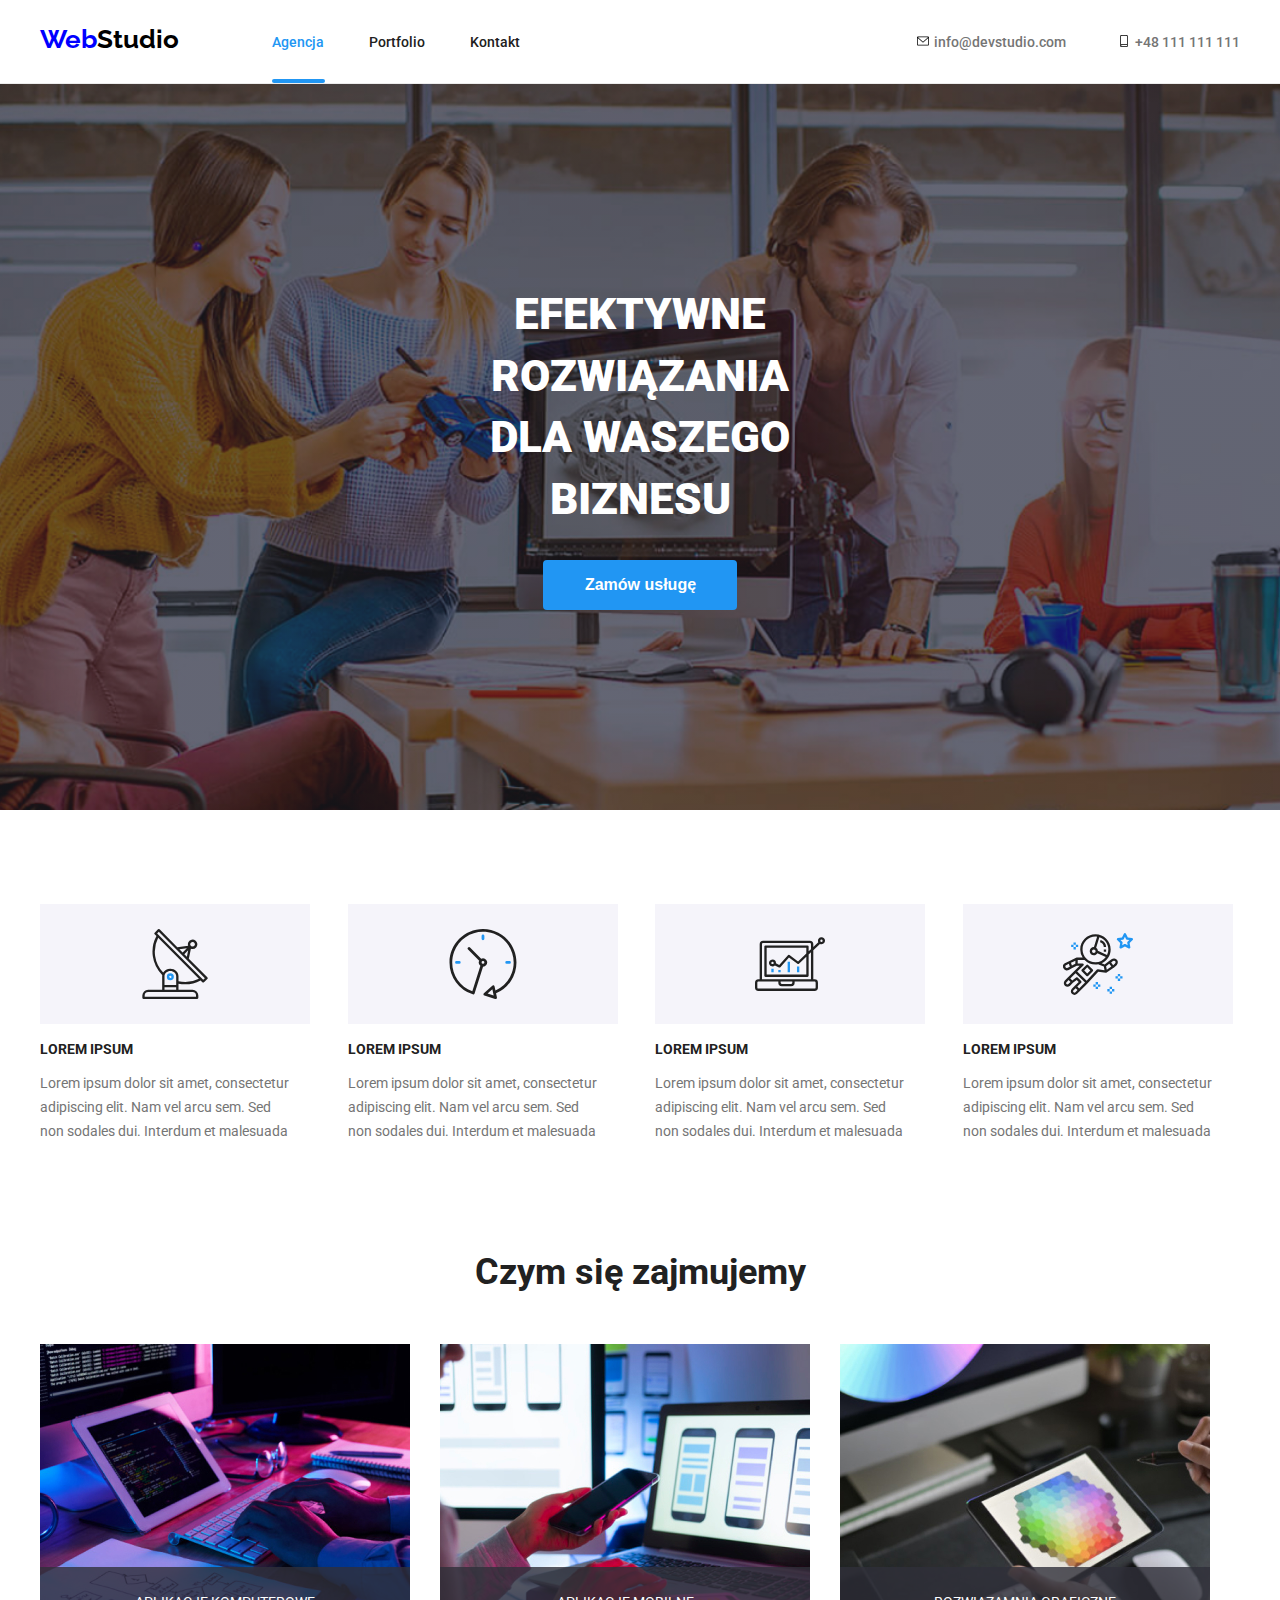
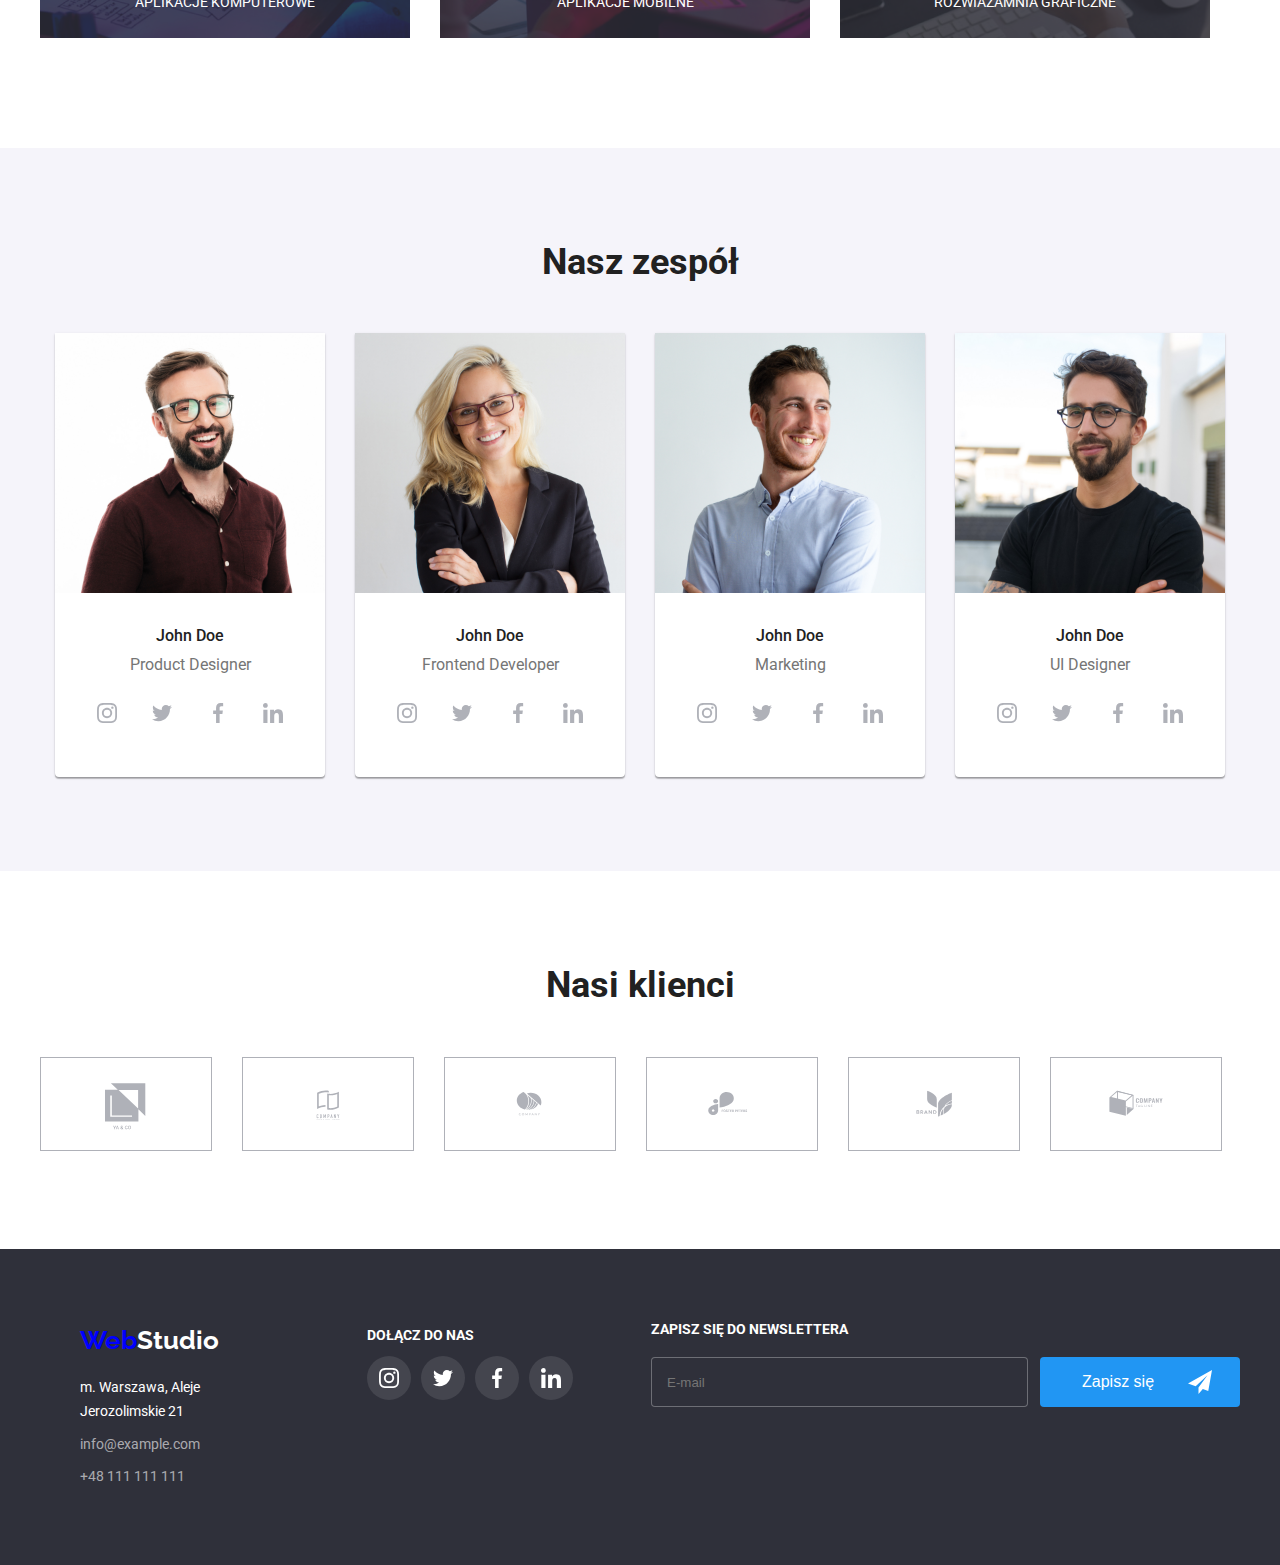
<file: index.html>
<!DOCTYPE html>
<html lang="pl">
  <head>
    <link rel="modern-normalize" href="./css/modern-normalize-min.css" />

    <link rel="stylesheet" href="./css/styles.css" />

    <link
      href="https://fonts.googleapis.com/css2?family=Raleway:wght@700&family=Roboto:wght@400;500;700;900&display=swap"
      rel="stylesheet"
    />

    <meta charset="UTF-8" />
    <meta http-equiv="X-UA-Compatible" content="IE=edge" />
    <meta name="viewport" content="width=device-width, initial-scale=1.0" />
    <title>WebStudio</title>
  </head>

  <body>
    <header>
      <div class="container">
        <header-flex class="header-flex">
          <nav>
            <ul class="logo-and-nav-el">
              <li class="logo">
                <a class="logo-a" href="./index.html"
                  ><span class="web">Web</span
                  ><span class="studio">Studio</span></a
                >
              </li>
              <li class="nav-elements">
                <a class="nav-elements-a agency" href="index.html">Agencja </a>
              </li>
              <li class="nav-elements">
                <a class="nav-elements-a" href="portfolio.html"> Portfolio </a>
              </li>
              <li class="nav-elements">
                <a
                  class="nav-elements-a"
                  href="https://www.figma.com/file/80aXNcfD68SHVCqfRXEnV5/Zadanie-domowe-GOIT-Polska?node-id=0%3A1&t=OlD5d2tFbU03thr9-0"
                  >Kontakt
                </a>
              </li>
            </ul>
          </nav>
          <div>
            <ul class="contacts">
              <li class="contact-data">
                <a class="contact-mail" href="mailto:info@devstudio.com">
                  <svg class="contacts-icon">
                    <use
                      href=" ./images/icons.svg#icon-envelope"
                      class="envelope"
                    ></use>
                  </svg>
                  info@devstudio.com</a
                >
              </li>
              <li class="contact-data">
                <a class="contact-tel" href="tel:+48111111111">
                  <svg class="contacts-icon">
                    <use href=" ./images/icons.svg#icon-smartphone"></use>
                  </svg>
                  +48 111 111 111</a
                >
              </li>
            </ul>
          </div>
        </header-flex>
      </div>
    </header>

    <main>
      <section class="main-page-first-section">
        <div class="container">
          <h1>EFEKTYWNE ROZWIĄZANIA DLA WASZEGO BIZNESU</h1>
          <button data-modal-open type="button" class="button-main-page">
            Zamów usługę
          </button>
          <div class="modal is-hidden" data-modal>
            <div class="modal-window">
              <button class="modal-button" data-modal-close>
                <svg class="svg-modal-button">
                  <use href="./images/icons.svg#icon-Vector-x"></use>
                </svg>
              </button>
              <div>
                <form class="modal-form" name="signupForm">
                  <h2 class="modal-header">
                    Zostaw swoje dane w formularzu poniżej
                  </h2>
                  <div class="labels-and-inputs">
                    <label for="name-input" class="form-label"
                      >Imię<br />
                      <svg class="form-icon" width="18px" height="18px">
                        <use
                          href="./images/icons.svg#icon-person-black-modal"
                        ></use>
                      </svg>
                      <input
                        class="class-input"
                        id="name-input"
                        type="name"
                        name="name"
                      />
                    </label>
                    <label for="phone-input" class="form-label"
                      >Telefon <br />
                      <svg class="form-icon" width="18px" height="18px">
                        <use
                          class="form-icon-phone"
                          href="./images/icons.svg#icon-phone-black-modal-2"
                        ></use>
                      </svg>
                      <input
                        class="class-input"
                        id="name-phone"
                        type="name"
                        name="name"
                      />
                    </label>
                    <label for="email-input" class="form-label"
                      >Email <br />
                      <svg class="form-icon" width="18px" height="18px">
                        <use
                          href="./images/icons.svg#icon-email-black-modal"
                        ></use>
                      </svg>
                      <input
                        class="class-input"
                        id="email-input"
                        type="name"
                        name="name"
                      />
                    </label>

                    <label for="note-textarea" class="form-label"
                      >Komentarz<br />
                      <textarea
                        id="note-textarea"
                        type="note"
                        name="note"
                        placeholder="Wprowadź tekst"
                        class="note-textarea"
                      ></textarea>
                    </label>
                  </div>
                  <div>
                    <label for="checkbox-terms" class="label-checkbox-terms">
                      <input
                        id="checkbox-terms"
                        type="checkbox"
                        name="checkbox-terms"
                        value="true"
                        class="input-checkbox-terms"
                      />
                      <svg class="icon-checked" width="16px" height="15px">
                        <use
                          href="./images/icons.svg#icon-Vector-checked"
                        ></use>
                      </svg>
                      <p class="terms-description">
                        Oświadczam, iż akceptuję <a href=".">Regulamin</a> i
                        <a href=".">Politykę Prywatności</a>
                      </p>
                    </label>
                  </div>
                  <div>
                    <button type="submit" class="modal-form-button">
                      Wyślij
                    </button>
                  </div>
                </form>
              </div>
            </div>
          </div>
        </div>
      </section>

      <section>
        <div class="container">
          <ul class="assets">
            <li class="li-assets">
              <svg class="svg-assets">
                <use href=" ./images/icons.svg#icon-antenna"></use>
              </svg>
              <h3>LOREM IPSUM</h3>

              <p class="assets-description">
                Lorem ipsum dolor sit amet, consectetur adipiscing elit. Nam vel
                arcu sem. Sed <br />
                non sodales dui. Interdum et malesuada
              </p>
            </li>

            <li class="li-assets">
              <svg class="svg-assets">
                <use href=" ./images/icons.svg#icon-clock"></use>
              </svg>
              <h3>LOREM IPSUM</h3>
              <p class="assets-description">
                Lorem ipsum dolor sit amet, consectetur adipiscing elit. Nam vel
                arcu sem. Sed <br />
                non sodales dui. Interdum et malesuada
              </p>
            </li>
            <li class="li-assets">
              <svg class="svg-assets">
                <use href=" ./images/icons.svg#icon-diagram"></use>
              </svg>
              <h3>LOREM IPSUM</h3>
              <p class="assets-description">
                Lorem ipsum dolor sit amet, consectetur adipiscing elit. Nam vel
                arcu sem. Sed <br />
                non sodales dui. Interdum et malesuada
              </p>
            </li>
            <li class="li-assets">
              <svg class="svg-assets">
                <use href=" ./images/icons.svg#icon-astronaut"></use>
              </svg>
              <h3>LOREM IPSUM</h3>
              <p class="assets-description">
                Lorem ipsum dolor sit amet, consectetur adipiscing elit. Nam vel
                arcu sem. Sed <br />
                non sodales dui. Interdum et malesuada
              </p>
            </li>
          </ul>
        </div>
      </section>

      <section class="sales-offer-section">
        <div class="container">
          <h2>Czym się zajmujemy</h2>

          <ul class="sales-offer">
            <li class="sales-offer-element">
              <div class="sales-offer-container">
                <div class="first-sales-offer">
                  <img
                    class="box1"
                    src="./images/box1.jpg"
                    width="370px"
                    height="294px"
                    alt="programowanie na tablecie i komputerze"
                  />
                  <p class="label">APLIKACJE KOMPUTEROWE</p>
                </div>
              </div>
            </li>
            <li class="sales-offer-element">
              <div class="sales-offer-container">
                <div class="third-sales-offer">
                  <img
                    class="box2"
                    src="./images/box2.jpg"
                    width="370px"
                    height="294px"
                    alt="różne struktury aplikacji wyświetlane na ekranie komputera"
                  />
                  <p class="label-box-2">APLIKACJE MOBILNE</p>
                </div>
              </div>
            </li>

            <li class="sales-offer-element">
              <div class="sales-offer-container">
                <div class="third-sales-offer">
                  <img
                    class="box3"
                    src="./images/box3.jpg"
                    width="370px"
                    height="294px"
                    alt="paleta barw wyświetlana na ekranie tableta"
                  />
                  <p class="label">ROZWIAZAMNIA GRAFICZNE</p>
                </div>
              </div>
            </li>
          </ul>
        </div>
      </section>

      <section class="team">
        <div class="container">
          <h2>Nasz zespół</h2>

          <ul class="our-team-list">
            <li class="our-team-list-element">
              <img
                src="./images/teamcard1.jpg"
                width="270"
                height="260"
                alt="pracownik, mężczyzna w okularach"
              />
              <div class="workers-card-bottom">
                <h3 class="workers-names">John Doe</h3>
                <p class="workers-title">Product Designer</p>
                <div class="workers-social-media-icons-group">
                  <div class="circle-and-svg">
                    <div class="workers-social-media-icons-circle">
                      <svg class="workers-social-media-icons">
                        <use href=" ./images/icons.svg#icon-instagram"></use>
                      </svg>
                    </div>
                  </div>
                  <div class="circle-and-svg">
                    <div class="workers-social-media-icons-circle">
                      <svg class="workers-social-media-icons">
                        <use href=" ./images/icons.svg#icon-twitter"></use>
                      </svg>
                    </div>
                  </div>
                  <div class="circle-and-svg">
                    <div class="workers-social-media-icons-circle">
                      <svg class="workers-social-media-icons">
                        <use href=" ./images/icons.svg#icon-facebook"></use>
                      </svg>
                    </div>
                  </div>
                  <div class="circle-and-svg">
                    <div class="workers-social-media-icons-circle">
                      <svg class="workers-social-media-icons">
                        <use href=" ./images/icons.svg#icon-linkedin"></use>
                      </svg>
                    </div>
                  </div>
                </div>
              </div>
            </li>

            <li class="our-team-list-element">
              <img
                src="./images/teamcard2.jpg"
                width="270"
                height="260"
                alt="pracownica, kobieta w okularach"
              />
              <div class="workers-card-bottom">
                <h3 class="workers-names">John Doe</h3>
                <p class="workers-title">Frontend Developer</p>
                <div class="workers-social-media-icons-group">
                  <div class="circle-and-svg">
                    <div class="workers-social-media-icons-circle">
                      <svg class="workers-social-media-icons">
                        <use href=" ./images/icons.svg#icon-instagram"></use>
                      </svg>
                    </div>
                  </div>
                  <div class="circle-and-svg">
                    <div class="workers-social-media-icons-circle">
                      <svg class="workers-social-media-icons">
                        <use href=" ./images/icons.svg#icon-twitter"></use>
                      </svg>
                    </div>
                  </div>
                  <div class="circle-and-svg">
                    <div class="workers-social-media-icons-circle">
                      <svg class="workers-social-media-icons">
                        <use href=" ./images/icons.svg#icon-facebook"></use>
                      </svg>
                    </div>
                  </div>
                  <div class="circle-and-svg">
                    <div class="workers-social-media-icons-circle">
                      <svg class="workers-social-media-icons">
                        <use href=" ./images/icons.svg#icon-linkedin"></use>
                      </svg>
                    </div>
                  </div>
                </div>
              </div>
            </li>
            <li class="our-team-list-element">
              <img
                src="./images/teamcard3.jpg"
                width="270"
                height="260"
                alt="pracownik, mężczyzna w eleganckiej koszuli"
              />
              <div class="workers-card-bottom">
                <h3 class="workers-names">John Doe</h3>
                <p class="workers-title">Marketing</p>
                <div class="workers-social-media-icons-group">
                  <div class="circle-and-svg">
                    <div class="workers-social-media-icons-circle">
                      <svg class="workers-social-media-icons">
                        <use href=" ./images/icons.svg#icon-instagram"></use>
                      </svg>
                    </div>
                  </div>
                  <div class="circle-and-svg">
                    <div class="workers-social-media-icons-circle">
                      <svg class="workers-social-media-icons">
                        <use href=" ./images/icons.svg#icon-twitter"></use>
                      </svg>
                    </div>
                  </div>
                  <div class="circle-and-svg">
                    <div class="workers-social-media-icons-circle">
                      <svg class="workers-social-media-icons">
                        <use href=" ./images/icons.svg#icon-facebook"></use>
                      </svg>
                    </div>
                  </div>
                  <div class="circle-and-svg">
                    <div class="workers-social-media-icons-circle">
                      <svg class="workers-social-media-icons">
                        <use href=" ./images/icons.svg#icon-linkedin"></use>
                      </svg>
                    </div>
                  </div>
                </div>
              </div>
            </li>
            <li class="our-team-list-element">
              <img
                src="./images/teamcard4.jpg"
                width="270"
                height="260"
                alt="pracownik, lekko uśmiechnięty mężczyzna"
              />
              <div class="workers-card-bottom">
                <h3 class="workers-names">John Doe</h3>
                <p class="workers-title">UI Designer</p>
                <div class="workers-social-media-icons-group">
                  <div class="circle-and-svg">
                    <div class="workers-social-media-icons-circle">
                      <svg class="workers-social-media-icons">
                        <use href=" ./images/icons.svg#icon-instagram"></use>
                      </svg>
                    </div>
                  </div>
                  <div class="circle-and-svg">
                    <div class="workers-social-media-icons-circle">
                      <svg class="workers-social-media-icons">
                        <use href=" ./images/icons.svg#icon-twitter"></use>
                      </svg>
                    </div>
                  </div>
                  <div class="circle-and-svg">
                    <div class="workers-social-media-icons-circle">
                      <svg class="workers-social-media-icons">
                        <use href=" ./images/icons.svg#icon-facebook"></use>
                      </svg>
                    </div>
                  </div>
                  <div class="circle-and-svg">
                    <div class="workers-social-media-icons-circle">
                      <svg class="workers-social-media-icons">
                        <use href=" ./images/icons.svg#icon-linkedin"></use>
                      </svg>
                    </div>
                  </div>
                </div>
              </div>
            </li>
          </ul>
        </div>
      </section>
      <section class="our-clients">
        <div class="container">
          <h2>Nasi klienci</h2>
          <ul class="ul-our-clients">
            <li class="li-icon-our-clients-1">
              <svg class="svg-icon-our-clients-1">
                <use href=" ./images/icons.svg#icon-Logo-1-client"></use>
              </svg>
            </li>
            <li class="li-icon-our-clients-1">
              <svg class="svg-icon-our-clients-1">
                <use href=" ./images/icons.svg#icon-Logo-2-client"></use>
              </svg>
            </li>
            <li class="li-icon-our-clients-2">
              <svg class="svg-icon-our-clients-2">
                <use href=" ./images/icons.svg#icon-Logo-3-client"></use>
              </svg>
            </li>
            <li class="li-icon-our-clients-2">
              <svg class="svg-icon-our-clients-2">
                <use href=" ./images/icons.svg#icon-Logo-4-client"></use>
              </svg>
            </li>
            <li class="li-icon-our-clients-2">
              <svg class="svg-icon-our-clients-2">
                <use href=" ./images/icons.svg#icon-Logo-5-client"></use>
              </svg>
            </li>
            <li class="li-icon-our-clients-2">
              <svg class="svg-icon-our-clients-2">
                <use href=" ./images/icons.svg#icon-Logo-6-client"></use>
              </svg>
            </li>
          </ul>
        </div>
      </section>
    </main>

    <footer>
      <div class="container">
        <div class="address-and-join-us-icons">
          <address>
            <ul class="footer-address">
              <li class="logo-footer">
                <a class="logo-a" href="./index.html">
                  <span class="web">Web</span
                  ><span class="footer-studio">Studio</span>
                </a>
              </li>

              <li class="footer-street-name">
                m. Warszawa, Aleje Jerozolimskie 21
              </li>
              <li class="li-footer-mail">
                <a
                  class="footer-contact-data-email"
                  href="mailto:info@example.com"
                  >info@example.com</a
                >
              </li>
              <li>
                <a class="footer-contact-data-number" href="tel:+48111111111"
                  >+48 111 111 111</a
                >
              </li>
            </ul>
          </address>

          <div class="join-us">
            <h3 class="join-us-title">DOŁĄCZ DO NAS</h3>
            <ul class="ul-footer-join-us">
              <li class="li-footer-join-us">
                <div class="footer-icon-circle">
                  <svg class="footer-icon">
                    <use href=" ./images/icons.svg#icon-instagram"></use>
                  </svg>
                </div>
              </li>
              <li class="li-footer-join-us">
                <div class="footer-icon-circle">
                  <svg class="footer-icon">
                    <use href=" ./images/icons.svg#icon-twitter"></use>
                  </svg>
                </div>
              </li>
              <li class="li-footer-join-us">
                <div class="footer-icon-circle">
                  <svg class="footer-icon">
                    <use href=" ./images/icons.svg#icon-facebook"></use>
                  </svg>
                </div>
              </li>
              <li class="li-footer-join-us">
                <div class="footer-icon-circle">
                  <svg class="footer-icon">
                    <use href=" ./images/icons.svg#icon-linkedin"></use>
                  </svg>
                </div>
              </li>
            </ul>
          </div>

          <div>
            <form class="newsletter-form" name="newsletterForm">
              <h2 class="footer-newsletter-header">
                ZAPISZ SIĘ DO NEWSLETTERA
              </h2>
              <label for="newsletter-email-input" class="newsletter-label">
                <input
                  class="class-newsletter-input"
                  id="newsletter-email-input"
                  placeholder="E-mail"
                  type="email-newsletter"
                  name="email-newsletter"
                />
                <button type="submit" class="newsletter-button">
                  Zapisz się
                  <svg class="newsletter-icon" width="24px" height="24px">
                    <use
                      href=" ./images/icons.svg#icon-icon-send"
                      class="icon-send"
                    ></use>
                  </svg>
                </button>
              </label>
            </form>
          </div>
        </div>
      </div>
    </footer>

    <script src="./js/modal.js"></script>
  </body>
</html>
</file>
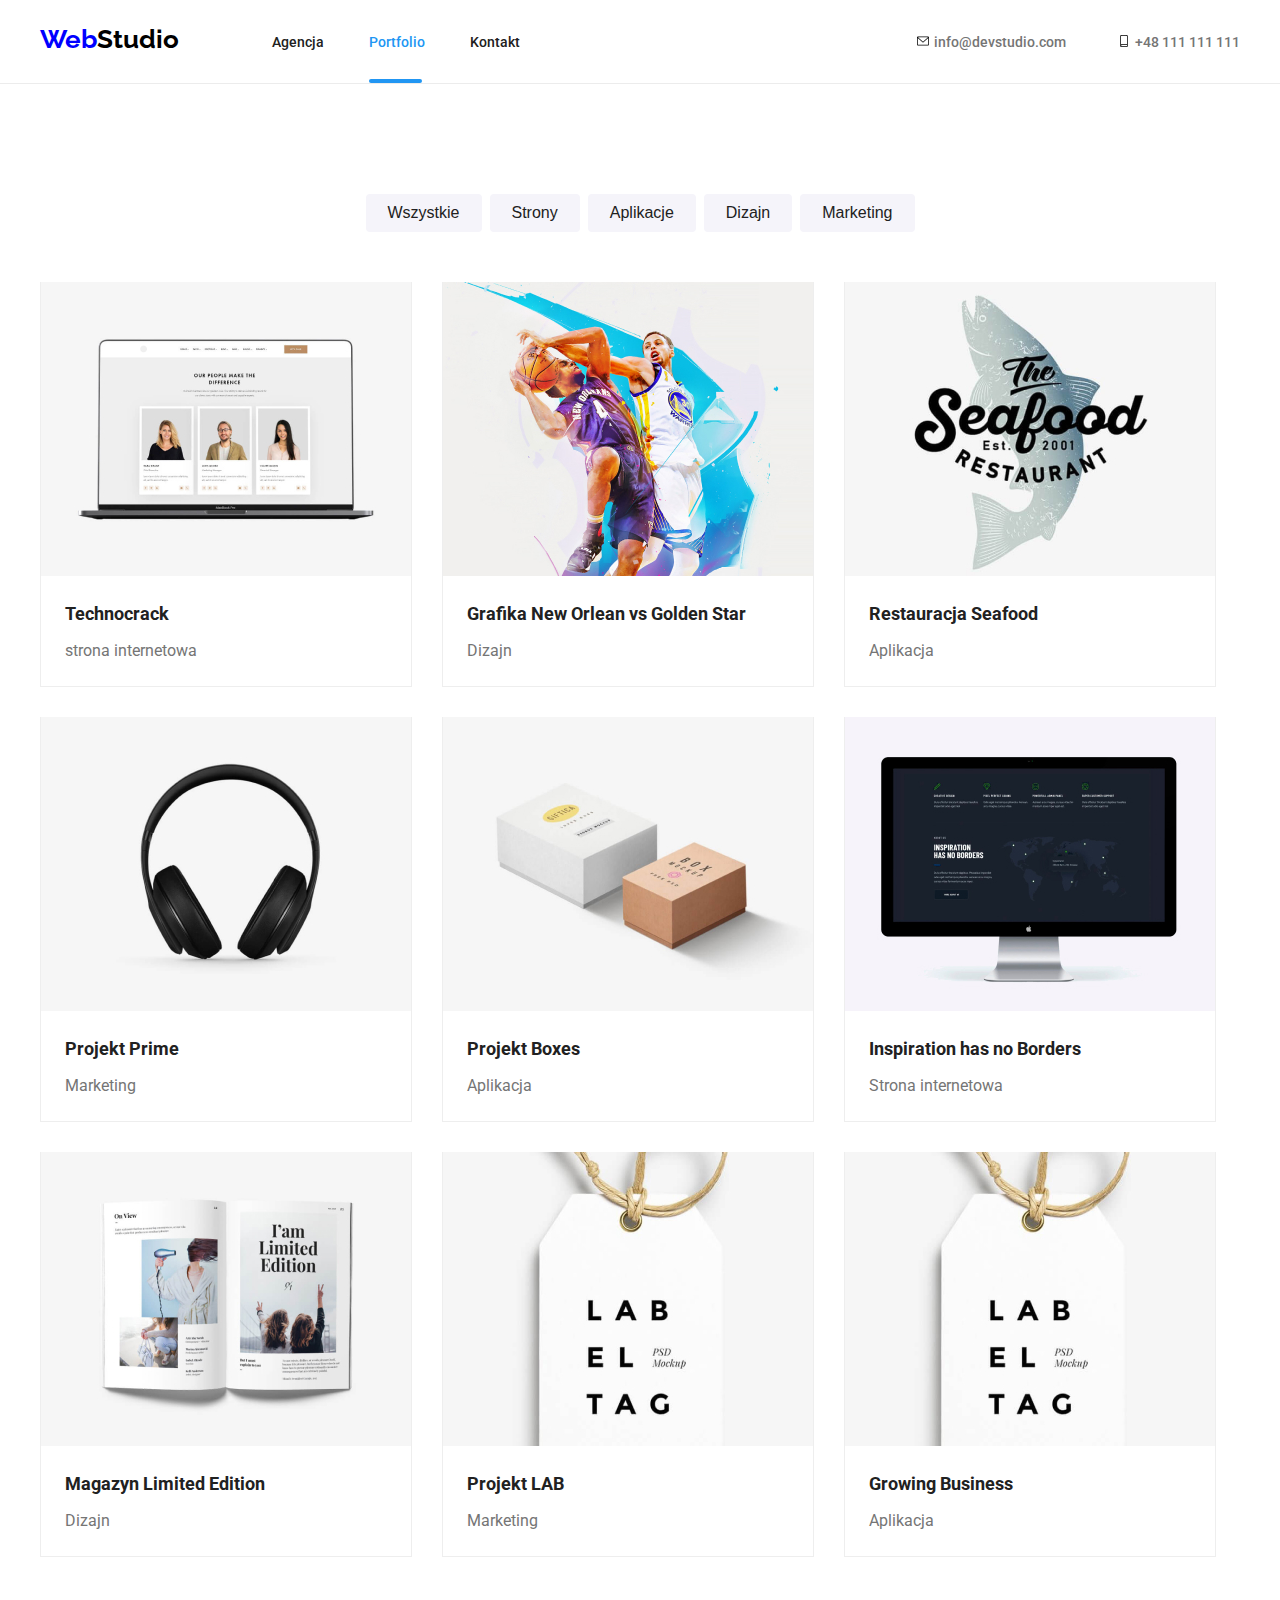
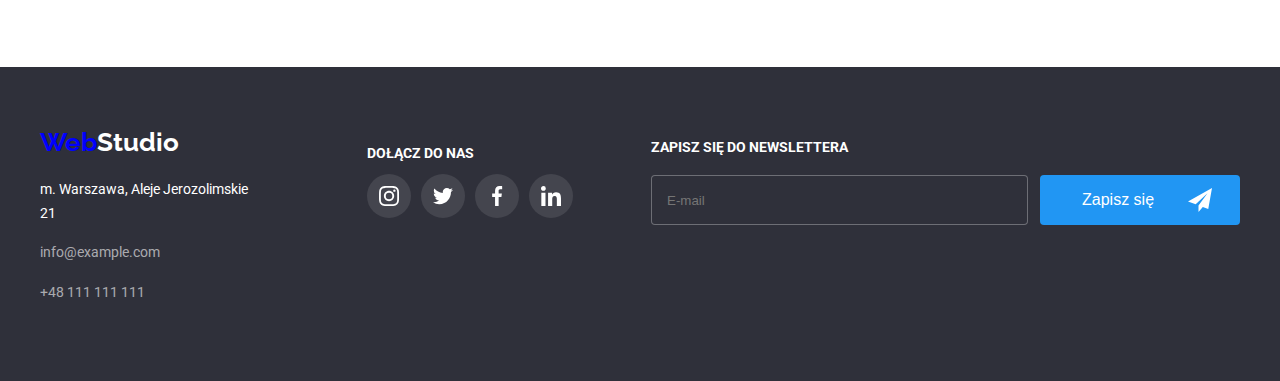
<file: portfolio.html>
<!DOCTYPE html>
<html lang="pl">
  <head>
    <link rel="modern-normalize" href="./css/modern-normalize-min.css" />
    <link rel="stylesheet" href="./css/styles.css" />

    <link
      href="https://fonts.googleapis.com/css2?family=Raleway:wght@700&family=Roboto:wght@400;500;700;900&display=swap"
      rel="stylesheet"
    />
    <meta charset="UTF-8" />
    <meta http-equiv="X-UA-Compatible" content="IE=edge" />
    <meta name="viewport" content="width=device-width, initial-scale=1.0" />
    <title>hw2-portfolio</title>
  </head>

  <body>
    <header>
      <div class="container">
        <header-flex class="header-flex">
          <nav>
            <ul class="logo-and-nav-el">
              <li class="logo">
                <a class="logo-a" href="./index.html"
                  ><span class="web">Web</span
                  ><span class="studio">Studio</span></a
                >
              </li>
              <li class="nav-elements">
                <a class="nav-elements-a" href="./index.html">Agencja </a>
              </li>
              <li class="nav-elements">
                <a class="nav-elements-a portfolio" href="portfolio.html">
                  Portfolio
                </a>
              </li>
              <li class="nav-elements">
                <a
                  class="nav-elements-a"
                  href="https://www.figma.com/file/80aXNcfD68SHVCqfRXEnV5/Zadanie-domowe-GOIT-Polska?node-id=0%3A1&t=OlD5d2tFbU03thr9-0"
                >
                  Kontakt
                </a>
              </li>
            </ul>
          </nav>
          <div>
            <ul class="contacts">
              <li class="contact-data">
                <a class="contact-mail" href="mailto:info@devstudio.com">
                  <svg class="contacts-icon">
                    <use
                      href=" ./images/icons.svg#icon-envelope"
                      class="envelope"
                    ></use>
                  </svg>
                  info@devstudio.com
                </a>
              </li>
              <li class="contact-data">
                <a class="contact-tel" href="tel:+48111111111">
                  <svg class="contacts-icon">
                    <use href=" ./images/icons.svg#icon-smartphone"></use>
                  </svg>
                  +48 111 111 111</a
                >
              </li>
            </ul>
          </div>
        </header-flex>
      </div>
    </header>

    <main>
      <section>
        <div class="container">
          <ul class="menu-buttons">
            <li class="li-button-portfolio">
              <button type="button" class="button-portfolio">Wszystkie</button>
            </li>
            <li class="li-button-portfolio">
              <button type="button" class="button-portfolio">Strony</button>
            </li>
            <li class="li-button-portfolio">
              <button type="button" class="button-portfolio">Aplikacje</button>
            </li>
            <li class="li-button-portfolio">
              <button type="button" class="button-portfolio">Dizajn</button>
            </li>
            <li class="li-button-portfolio">
              <button type="button" class="button-portfolio">Marketing</button>
            </li>
          </ul>

          <ul class="menu-cards">
            <li class="li-menu-cards">
              <div class="div-menu-card">
                <div class="div-menu-card-top">
                  <div class="overlay">
                    <p class="overlay-description">
                      Technocrack jest popularną platformą wykorzystywaną do
                      rozpowszechniania koronawirusa. Firmy wykorzystują tę
                      platformę do celów szpiegowskich i ataków na
                      niezabezpieczone serwery konkurencji
                    </p>
                  </div>
                  <img
                    src="./images/img4.jpg"
                    width="370"
                    height="294"
                    alt="strona internetowa przedstawiająca profile pracowników"
                  />
                </div>
                <div class="cards-bottom">
                  <p class="img-title">Technocrack</p>
                  <p class="img-description">strona internetowa</p>
                </div>
              </div>
            </li>

            <li class="li-menu-cards">
              <div class="div-menu-card">
                <div class="div-menu-card-top">
                  <div class="overlay">
                    <p class="overlay-description">
                      Technocrack jest popularną platformą wykorzystywaną do
                      rozpowszechniania koronawirusa. Firmy wykorzystują tę
                      platformę do celów szpiegowskich i ataków na
                      niezabezpieczone serwery konkurencji
                    </p>
                  </div>
                  <img
                    src="./images/img5.jpg"
                    width="370"
                    height="294"
                    alt="grafika komputerowa przedstawiająca dwóch koszykarzy"
                  />
                </div>
                <div class="cards-bottom">
                  <p class="img-title">Grafika New Orlean vs Golden Star</p>
                  <p class="img-description">Dizajn</p>
                </div>
              </div>
            </li>

            <li class="li-menu-cards">
              <div class="div-menu-card">
                <div class="div-menu-card-top">
                  <div class="overlay">
                    <p class="overlay-description">
                      Technocrack jest popularną platformą wykorzystywaną do
                      rozpowszechniania koronawirusa. Firmy wykorzystują tę
                      platformę do celów szpiegowskich i ataków na
                      niezabezpieczone serwery konkurencji
                    </p>
                  </div>
                  <img
                    src="./images/img6.jpg"
                    width="370"
                    height="294"
                    alt="logo restauracji czyli nazwa restauracji na tle ryby"
                  />
                </div>
                <div class="cards-bottom">
                  <p class="img-title">Restauracja Seafood</p>
                  <p class="img-description">Aplikacja</p>
                </div>
              </div>
            </li>

            <li class="li-menu-cards">
              <div class="div-menu-card">
                <div class="div-menu-card-top">
                  <div class="overlay">
                    <p class="overlay-description">
                      Technocrack jest popularną platformą wykorzystywaną do
                      rozpowszechniania koronawirusa. Firmy wykorzystują tę
                      platformę do celów szpiegowskich i ataków na
                      niezabezpieczone serwery konkurencji
                    </p>
                  </div>
                  <img
                    src="./images/img7.jpg"
                    width="370"
                    height="294"
                    alt="czarne słuchawki nauszne"
                  />
                </div>
                <div class="cards-bottom">
                  <p class="img-title">Projekt Prime</p>
                  <p class="img-description">Marketing</p>
                </div>
              </div>
            </li>

            <li class="li-menu-cards">
              <div class="div-menu-card">
                <div class="div-menu-card-top">
                  <div class="overlay">
                    <p class="overlay-description">
                      Technocrack jest popularną platformą wykorzystywaną do
                      rozpowszechniania koronawirusa. Firmy wykorzystują tę
                      platformę do celów szpiegowskich i ataków na
                      niezabezpieczone serwery konkurencji
                    </p>
                  </div>
                  <img
                    src="./images/img8.jpg"
                    width="370"
                    height="294"
                    alt="pudełko białe i brązowe"
                  />
                </div>
                <div class="cards-bottom">
                  <p class="img-title">Projekt Boxes</p>
                  <p class="img-description">Aplikacja</p>
                </div>
              </div>
            </li>

            <li class="li-menu-cards">
              <div class="div-menu-card">
                <div class="div-menu-card-top">
                  <div class="overlay">
                    <p class="overlay-description">
                      Technocrack jest popularną platformą wykorzystywaną do
                      rozpowszechniania koronawirusa. Firmy wykorzystują tę
                      platformę do celów szpiegowskich i ataków na
                      niezabezpieczone serwery konkurencji
                    </p>
                  </div>
                  <img
                    src="./images/img9.jpg"
                    width="370"
                    height="294"
                    alt="mapa świata na ekranie komputera"
                  />
                </div>
                <div class="cards-bottom">
                  <p class="img-title">Inspiration has no Borders</p>
                  <p class="img-description">Strona internetowa</p>
                </div>
              </div>
            </li>

            <li class="li-menu-cards">
              <div class="div-menu-card">
                <div class="div-menu-card-top">
                  <div class="overlay">
                    <p class="overlay-description">
                      Technocrack jest popularną platformą wykorzystywaną do
                      rozpowszechniania koronawirusa. Firmy wykorzystują tę
                      platformę do celów szpiegowskich i ataków na
                      niezabezpieczone serwery konkurencji
                    </p>
                  </div>
                  <img
                    src="./images/img10.jpg"
                    width="370"
                    height="294"
                    alt="magazyn ze zdjęciami o różnej tematyce: moda, podróże, dom"
                  />
                </div>
                <div class="cards-bottom">
                  <p class="img-title">Magazyn Limited Edition</p>
                  <p class="img-description">Dizajn</p>
                </div>
              </div>
            </li>

            <li class="li-menu-cards">
              <div class="div-menu-card">
                <div class="div-menu-card-top">
                  <div class="overlay">
                    <p class="overlay-description">
                      Technocrack jest popularną platformą wykorzystywaną do
                      rozpowszechniania koronawirusa. Firmy wykorzystują tę
                      platformę do celów szpiegowskich i ataków na
                      niezabezpieczone serwery konkurencji
                    </p>
                  </div>
                  <img
                    src="./images/img11.jpg"
                    width="370"
                    height="294"
                    alt="etykieta w formie zawieszki"
                  />
                </div>
                <div class="cards-bottom">
                  <p class="img-title">Projekt LAB</p>
                  <p class="img-description">Marketing</p>
                </div>
              </div>
            </li>

            <li class="li-menu-cards">
              <div class="div-menu-card">
                <div class="div-menu-card-top">
                  <div class="overlay">
                    <p class="overlay-description">
                      Technocrack jest popularną platformą wykorzystywaną do
                      rozpowszechniania koronawirusa. Firmy wykorzystują tę
                      platformę do celów szpiegowskich i ataków na
                      niezabezpieczone serwery konkurencji
                    </p>
                  </div>
                  <img
                    src="./images/img11.jpg"
                    width="370"
                    height="294"
                    alt="osoba pisząca na komputerze, na którego pulpicie widać napis Growing Business"
                  />
                </div>
                <div class="cards-bottom">
                  <p class="img-title">Growing Business</p>
                  <p class="img-description">Aplikacja</p>
                </div>
              </div>
            </li>
          </ul>
        </div>
      </section>
    </main>

    <footer>
      <div class="container">
        <div class="address-and-join-us-icons">
          <address class="portfolio-address">
            <div class="footer-address">
              <p class="logo-footer">
                <a class="logo-a" href="./index.html">
                  <span class="web">Web</span
                  ><span class="footer-studio">Studio</span>
                </a>
              </p>

              <p class="footer-street-name">
                m. Warszawa, Aleje Jerozolimskie 21
              </p>
              <p class="li-footer-mail">
                <a
                  class="footer-contact-data-email"
                  href="mailto:info@example.com"
                  >info@example.com</a
                >
              </p>
              <p>
                <a class="footer-contact-data-number" href="tel:+48111111111"
                  >+48 111 111 111</a
                >
              </p>
            </div>
          </address>

          <div class="join-us">
            <h3 class="join-us-title">DOŁĄCZ DO NAS</h3>
            <ul class="ul-footer-join-us">
              <li class="li-footer-join-us">
                <div class="footer-icon-circle">
                  <svg class="footer-icon">
                    <use href=" ./images/icons.svg#icon-instagram"></use>
                  </svg>
                </div>
              </li>
              <li class="li-footer-join-us">
                <div class="footer-icon-circle">
                  <svg class="footer-icon">
                    <use href=" ./images/icons.svg#icon-twitter"></use>
                  </svg>
                </div>
              </li>
              <li class="li-footer-join-us">
                <div class="footer-icon-circle">
                  <svg class="footer-icon">
                    <use href=" ./images/icons.svg#icon-facebook"></use>
                  </svg>
                </div>
              </li>
              <li class="li-footer-join-us">
                <div class="footer-icon-circle">
                  <svg class="footer-icon">
                    <use href=" ./images/icons.svg#icon-linkedin"></use>
                  </svg>
                </div>
              </li>
            </ul>
          </div>
          <div>
            <form class="newsletter-form" name="newsletterForm">
              <h2 class="footer-newsletter-header">
                ZAPISZ SIĘ DO NEWSLETTERA
              </h2>
              <label for="newsletter-email-input" class="newsletter-label">
                <input
                  class="class-newsletter-input"
                  id="newsletter-email-input"
                  placeholder="E-mail"
                  type="email-newsletter"
                  name="email-newsletter"
                />
                <button type="submit" class="newsletter-button">
                  Zapisz się
                  <svg class="newsletter-icon" width="24px" height="24px">
                    <use
                      href=" ./images/icons.svg#icon-icon-send"
                      class="icon-send"
                    ></use>
                  </svg>
                </button>
              </label>
            </form>
          </div>
        </div>
      </div>
    </footer>
  </body>
</html>
</file>
<file: css/styles.css>
body {
  position: relative;
  font-family: "Roboto", sans-serif;
  color: #212121;
  box-sizing: border-box;
  margin: 0;
}

.container {
  max-width: 1200px;
  margin-top: 0;
  margin-left: auto;
  margin-right: auto;
  margin-bottom: 0;
}

:root {
  --secondary-text-color: #757575;
  --background-color: #ffffff;
  --hover-color: #2196f3;
}

.contacts-icon {
  width: 16px;
  height: 12px;
  color: #757575;
}

.contacts-icon:hover,
.contacts-icon:focus {
  fill: var(--hover-color);
}

.logo-a {
  font-family: "Raleway", sans-serif;
  font-size: 26px;
  font-weight: 700;
  line-height: 1.19;
  text-decoration: none;
  padding-top: 20px;
}

address {
  font-style: normal;
  text-decoration: none;
  padding-top: 60px;
  padding-bottom: 60px;
  padding-right: auto;
  margin-right: 70px;
}

header {
  border-bottom: solid 1px #ececec;
}

.header-flex {
  display: flex;
  justify-content: space-between;
}

.logo-and-nav-el {
  display: flex;
  list-style: none;
  margin-top: 0px;
  margin-bottom: 0px;
}

.logo {
  padding-top: 24px;
  padding-right: auto;
  padding-bottom: 25px;

  margin-right: 93px;
}

.logo-footer {
  margin-top: 0;
  padding: 60px auto 161px 215px;
  margin-bottom: 20px;
}

.nav-elements:not(:last-child) {
  margin-right: 45px;
}

.nav-elements {
  margin-top: 0px;
  padding-top: 32px;
  padding-bottom: 32px;
}

.nav-elements-a {
  font-size: 14px;
  font-weight: 500;
  line-height: 1.17;
  text-decoration: none;
  color: #212121;
  padding-top: 32px;
  padding-left: auto;
  padding-bottom: 32px;
  padding-right: auto;
  transition-duration: 250ms;
  transition-property: color;
  transition-timing-function: cubic-bezier(0.4, 0, 0.2, 1);
}

.logo-and-nav-el {
  margin-left: 0;
  padding-left: 0;
}

.contacts {
  display: flex;
  align-items: center;
  padding-top: 32px;

  padding-bottom: 32px;
  padding-left: auto;
  list-style: none;
  text-decoration: none;
  margin-bottom: 0px;
  margin-top: 0px;
}

.contact-data {
  padding: 32px 227px 32px auto;
}

.contact-data:hover,
.contact-data:focus {
  fill: #2196f3;
}

.contact-data:not(:last-child) {
  margin-right: 50px;
}

.contacts-data:hover,
.contacts-data:focus {
  --hover-color: #2196f3;
  fill: #2196f3;
}

.contacts .contact-data .contacts-icon .envelope:focus {
  fill: var(--hover-color);
}

.contacts .contact-data .contacts-icon .envelope:hover {
  fill: var(--hover-color);
}

.nav-elements-a:hover,
.nav-elements-a:focus {
  color: var(--hover-color);
}

.contact-mail,
.contact-tel {
  font-size: 14px;
  font-weight: 500;
  line-height: 1.14;
  text-decoration: none;
  color: var(--secondary-text-color);
  transition-duration: 250ms;
  transition-property: color, fill;
  transition-timing-function: cubic-bezier(0.4, 0, 0.2, 1);
}

.contact-mail:hover,
.contact-mail:focus {
  color: var(--hover-color);
}

.contact-tel:hover,
.contact-tel:focus {
  color: var(--hover-color);
}

footer {
  background-color: #2f303a;

  padding: 60px auto 161px auto;
}

.footer-contact-data-email {
  font-size: 14px;
  line-height: 1.71;
  color: #ffffff99;
  text-decoration: none;
  transition-duration: 250ms;
  transition-property: color;
  transition-timing-function: cubic-bezier(0.4, 0, 0.2, 1);
}

.li-footer-mail {
  margin-bottom: 9px;
}

.footer-contact-data-.footer-contact-data-email:hover,
.footer-contact-data-email:focus {
  color: var(--hover-color);
}
.footer-contact-data-number {
  font-size: 14px;
  line-height: 1.71;
  text-decoration: none;
  color: #ffffff99;
  transition-duration: 250ms;
  transition-property: color;
  transition-timing-function: cubic-bezier(0.4, 0, 0.2, 1);
}

.footer-contact-data-number:hover,
.footer-contact-data-number:focus {
  color: var(--hover-color);
}

.footer-contact-data-email:hover,
.footer-contact-data-email:focus {
  color: var(--hover-color);
}

.footer-street-name {
  font-size: 14px;

  line-height: 1.71;
  color: #ffffff;
  margin-bottom: 9px;
}

.button-portfolio {
  font-size: 16px;
  font-weight: 500;
  line-height: 1.62;
  background-color: #f5f4fa;
  color: #212121;
  cursor: pointer;
  border-radius: 4px;
  border: none;
}

.button-portfolio:hover,
.button-portfolio:focus {
  color: #ffffff;
  background-color: #2196f3;
}

.button-main-page {
  font-size: 16px;
  font-weight: 700;
  line-height: 1.86;
  background-color: #2196f3;
  color: #ffffff;
  cursor: pointer;
  padding: 10px 41px 10px 42px;
  border-radius: 4px;
  border-width: 0;
}

.web {
  color: blue;
}

.studio {
  color: black;
}

.footer-studio {
  color: #ffffff;
}

.img-title {
  font-size: 18px;
  font-weight: 700;
  line-height: 2;
  margin-bottom: 4px;
  margin-top: 0px;
}

.img-description {
  font-size: 16px;
  line-height: 1.87;
  color: var(--secondary-text-color);
  margin-top: 0;
  margin-bottom: 0;
}

.cards-bottom {
  padding: 20px 24px 20px 24px;
}

.menu-buttons {
  list-style: none;
  display: flex;
  justify-content: center;
  padding-bottom: 34px;
  font-size: 16px;
  font-weight: 500;
  line-height: 1.62;
  padding-left: 0;
}

.button-portfolio {
  padding: 6px 22px;
}

.menu-cards {
  list-style: none;
  display: flex;
  flex-wrap: wrap;
  gap: 30px;
  padding-left: 0;
}

.li-menu-cards {
  flex-basis: calc ((100% - 2 * 30px) / 3);
  border-left: 1px solid #eeeeee;
  border-right: 1px solid #eeeeee;
  border-bottom: 1px solid #eeeeee;
  transition-duration: 250ms;
  transition-property: box-shadow;
  transition-timing-function: cubic-bezier(0.4, 0, 0.2, 1);
}

.li-menu-cards:hover {
  box-shadow: 1px 4px 6px 0px rgba(0, 0, 0, 0.16),
    0px 4px 4px 0px rgba(0, 0, 0, 0.006), 0px 1px 1px 0px rgba(0, 0, 0, 0.12);
  cursor: pointer;
}

.div-menu-card-top {
  display: block;
  max-height: 294px;
  max-width: 370px;
  position: relative;
  transition-duration: 250ms;
  transition-property: background-color;
  transition-timing-function: cubic-bezier(0.4, 0, 0.2, 1);
  overflow: hidden;
}

.overlay {
  height: 100%;
  display: flex;
  padding-top: 49px;
  padding-bottom: 49px;
  padding-left: 24px;
  padding-right: 45px;
  justify-content: center;
  position: absolute;
  background-color: rgba(33, 150, 243, 0.9);
  color: rgba(255, 255, 255, 1);
  font-weight: 400;
  font-size: 18px;
  line-height: 1.5;
  margin-bottom: 0;

  transform: translatey(100%);
  transition: transform 250ms cubic-bezier(0.4, 0, 0.2, 1);
}

.overlay-description {
  margin-top: 0px;
  margin-bottom: 0px;
}

.div-menu-card:hover .overlay {
  transform: translatey(0);
}

.li-button-portfolio:not(:last-child) {
  margin-right: 8px;
}

.li-button-portfolio {
  transition-duration: 250ms;
  transition-property: box-shadow;
  transition-timing-function: cubic-bezier(0.4, 0, 0.2, 1);
}

.li-button-portfolio:hover,
.li-button-portfolio:focus {
  box-shadow: 0px 2px 2px 0px rgba(0, 0, 0, 0.12),
    0px 1px 2px 0px rgba(0, 0, 0, 0.08), 0px 3px 1px 0px rgba(0, 0, 0, 0.1);
  cursor: pointer;
  border-radius: 4px;
}

.main-page-first-section {
  max-width: 1600px;
  background-color: rgba(47, 48, 58, 0.4);
  background-image: linear-gradient(
      rgba(47, 48, 58, 0.4),
      rgba(47, 48, 58, 0.4)
    ),
    url(../images/first-section-background-image.jpg);
  background-repeat: no-repeat;
  background-size: cover;
  background-position: center;

  padding: 200px 452px 200px 452px;
  box-sizing: border-box;
  justify-content: center;
  text-align: center;
  margin-left: auto;
  margin-right: auto;
}

h1 {
  font-size: 44px;
  font-weight: 900;
  line-height: 1.4;
  color: #ffffff;
  margin-top: 0;
  margin-bottom: 30px;
}

.assets {
  display: flex;
  list-style: none;
  padding: 0;
  align-content: center;
  margin-top: 0;
  margin-bottom: 0;
}
h3 {
  font-size: 14px;
  font-weight: 700;
  line-height: 1.14;
}

.svg-assets {
  width: 70px;
  height: 70px;
  padding: 25px 100px;
  background-color: #f5f4fa;
}

.li-assets:not(:last-child) {
  margin-right: 30px;
}

.assets-description {
  font-size: 14px;
  line-height: 1.71;
  color: var(--secondary-text-color);
  text-align: left;
}

.sales-offer {
  list-style: none;
  display: flex;
  align-items: center;
  padding-left: 0;
  padding-top: 0;
  padding-bottom: 0px;
  margin-right: auto;
}

.sales-offer-section {
  padding-top: 0;
}

.sales-offer-element {
  display: flex;
}

.sales-offer-element:not(:last-child) {
  margin-right: 30px;
}

.sales-offer-container {
  width: 370px;
  height: 294px;
}

.first-sales-offer {
  position: relative;
}

.second-sales-offer {
  position: relative;
}
.third-sales-offer {
  position: relative;
}

.box1 {
  display: block;
  width: 100%;
  height: 100%;
}

.box2 {
  display: block;
  width: 100%;
  height: 100%;
}

.box3 {
  display: block;
  width: 100%;
  height: 100%;
}

.label {
  width: 100%;
  text-align: center;
  padding-top: 27px;
  padding-bottom: 27px;
  display: block;
  font-weight: 700px;
  font-size: 14px;
  line-height: 1.17;
  color: #ffffff;

  background: rgba(47, 48, 58, 0.8);
  position: absolute;
  margin: 0;
  bottom: 0;
}

.label-box-2 {
  width: 100%;
  font-weight: 700px;
  font-size: 14px;
  line-height: 1.17;
  color: #ffffff;
  padding-top: 27px;
  padding-bottom: 27px;
  text-align: center;
  background: rgba(47, 48, 58, 0.8);
  position: absolute;
  margin: 0;
  bottom: 0;
}

.team {
  background-color: #f5f4fa;
}

.workers-names {
  font-size: 16px;
  font-weight: 500;
  line-height: 1.17;
  padding-bottom: 10px;
  margin-bottom: 0px;
  margin-top: 30px;
}

.workers-title {
  font-size: 16px;
  font-weight: 400;
  line-height: 1.18;
  color: var(--secondary-text-color);
  padding-bottom: 16px;
  margin-top: 0px;
  margin-bottom: 0px;
}

h2 {
  font-size: 36px;
  font-weight: 700;
  line-height: 1.16;
  text-align: center;
  margin-top: 0;
  margin-bottom: 50px;
}

.our-team-list {
  list-style: none;
  display: flex;
  justify-content: center;
  padding-left: 0;
  margin-bottom: 0px;
}

.our-team-list-element {
  box-shadow: 0px 2px 1px 0px rgba(0, 0, 0, 0.2),
    0px 1px 1px 0px rgba(0, 0, 0, 0.14), 0px 1px 3px 0px rgba(0, 0, 0, 0.12);
  background-color: #ffffff;
  border-bottom-left-radius: 4px;
  border-bottom-right-radius: 4px;
}

.our-team-list-element:not(:last-child) {
  margin-right: 30px;
}

.workers-card-bottom {
  text-align: center;
}

section {
  padding-top: 94px;
  padding-bottom: 94px;
}

.workers-social-media-icons-group {
  padding-bottom: 42px;
  justify-content: space-between;
  display: flex;
  height: 44px;

  padding-left: 30px;
  padding-right: 30px;
}

.workers-social-media-icons {
  width: 20px;
  height: 20px;
  fill: #afb1b8;
}

.workers-social-media-icons:not(:last-child) {
  margin-right: 34px;
}

.workers-social-media-icons-circle:not(:last-child) {
  margin-right: 10px;
}

.workers-social-media-icons-circle {
  width: 20px;
  height: 20px;
  border-radius: 50%;
  background-color: transparent;
  padding: 12px;
  margin-bottom: 30px;
  fill: #afb1b8;
  transition-duration: 250ms;
  transition-property: background-color, fill;
  transition-timing-function: cubic-bezier(0.4, 0, 0.2, 1);
}

.workers-social-media-icons-circle:hover {
  max-width: 20px;
  max-height: 20px;
  border-radius: 50%;
  padding: 12px;
  fill: #ffffff;
  background-color: #2196f3;
  cursor: pointer;
  margin-right: 10px;
}

.ul-our-clients {
  list-style: none;
  display: flex;
  align-items: center;
  margin-left: 0;
  padding-left: 0px;
  padding-right: 215px;

  margin-top: 0px;
  margin-bottom: 0px;
}

.svg-icon-our-clients-1 {
  width: 106px;
  height: 60px;
  fill: #afb1b8;
  padding-top: 17.71px;
  padding-right: 32px;
  padding-bottom: 14.25px;
  padding-left: 32px;
  border: solid 1px #afb1b8;
  transition-duration: 250ms;
  transition-property: fill;
  transition-timing-function: cubic-bezier(0.4, 0, 0.2, 1);
}

.svg-icon-our-clients-2 {
  width: 106px;
  height: 60px;
  fill: #afb1b8;
  padding: 16px 32px;
  border: solid 1px #afb1b8;
  transition-duration: 250ms;
  transition-property: fill;
  transition-timing-function: cubic-bezier(0.4, 0, 0.2, 1);
}

.li-icon-our-clients-1 {
  margin-right: 30px;
}

.li-icon-our-clients-2:not(:last-child) {
  margin-right: 30px;
}

.svg-icon-our-clients-1:hover,
.svg-icon-our-clients-1:focus {
  fill: #2196f3;
  border-color: #2196f3;
  cursor: pointer;
}

.svg-icon-our-clients-2:hover,
.svg-icon-our-clients-2:focus {
  fill: #2196f3;
  border-color: #2196f3;
  cursor: pointer;
}

.ul-footer-join-us {
  list-style: none;
  display: flex;
}

.footer-icon {
  width: 20px;
  height: 20px;
  fill: #ffffff;
}

.footer-icon-circle {
  width: 20px;
  height: 20px;
  border-radius: 50%;
  background-color: rgba(255, 255, 255, 0.1);
  padding: 12px;
  transition-duration: 250ms;
  transition-property: background-color;
  transition-timing-function: cubic-bezier(0.4, 0, 0.2, 1);
}

.footer-icon-circle:hover,
.footer-icon-circle:focus {
  fill: #ffffff;
  background-color: #2196f3;
  cursor: pointer;
}

.li-footer-join-us:not(:last-child) {
  margin-right: 10px;
}

.address-and-join-us-icons {
  display: flex;
}

.join-us-title {
  font-size: 14px;
  font-weight: 700px;
  line-height: 1.17px;
  color: #ffffff;
  padding-left: 40px;

  margin-bottom: 20px;
}

.join-us {
  padding-top: 72px;
  padding-left: auto;
  padding-bottom: 100px;
}

.circle-and-svg:hover .workers-social-media-icons {
  fill: #ffffff;
}

.footer-address {
  list-style: none;
}

.portfolio-address {
  padding-left: 0px;
}

.is-hidden {
  pointer-events: none;
  visibility: hidden;
  opacity: 0;
}

.modal {
  position: absolute;
  display: flex;
  justify-content: center;

  background-color: #00000033;
  top: 0;
  left: 0;
  width: 100%;
  height: 100%;
}

.modal-window {
  width: 528px;
  height: 581px;
  background-color: rgba(255, 255, 255, 1);
  border-radius: 4px;
  position: relative;
  margin-top: 221px;
  box-shadow: 0px 2px 1px 0px rgba(0, 0, 0, 0.2),
    0px 1px 1px 0px rgba(0, 0, 0, 0.14), 0px 1px 3px 0px rgba(0, 0, 0, 0.12);
  animation-name: changeScale, changeOpacity;
  animation-duration: 2000ms;
}

@keyframes changeScale {
  0% {
    transform: scale(0.25);
  }

  50% {
    transform: scale(0.5);
  }

  100% {
    transform: scale(1);
  }
}

@keyframes changeOpacity {
  0% {
    opacity: 0.1;
  }

  50% {
    opacity: 0.5;
  }

  100% {
    opacity: 1;
  }
}

.modal-button {
  position: absolute;
  top: 8px;
  right: 8px;
  padding-left: 6px;
  padding-right: 6px;
  padding-top: 6px;
  padding-bottom: 6px;
  border-radius: 50%;
  border: solid 1px rgba(0, 0, 0, 0.1);
}

.svg-modal-button {
  max-width: 11px;
  max-height: 11px;
  border-radius: 50%;
}

.modal-header {
  font-weight: 700px;
  font-size: 20px;
  line-height: 1.17;
  margin-top: 28px;
  text-align: center;
  color: rgba(33, 33, 33, 1);
  font-style: bold;
  margin-bottom: 0px;
}

.modal-form {
  display: flex;
  flex-direction: column;
  margin-top: 12px;
  padding-right: 40px;
  padding-left: 40px;
}

.labels-and-inputs {
  display: flex;
  flex-direction: column;
  margin-top: 12px;
  padding-right: 40px;
  padding-left: 0px;
  text-align: start;
}

.form-label:not(:last-child) {
  margin-bottom: 10px;
}

.form-label {
  position: relative;
  font-weight: 400px;
  font-size: 12px;
  line-height: 1.16;
  color: rgba(117, 117, 117, 1);
  transition-duration: 250ms;
  transition-property: border-color, fill;
  transition-timing-function: cubic-bezier(0.4, 0, 0.2, 1);
}

.form-label .form-icon {
  position: absolute;
  height: 18px;
  width: 18px;
  top: 28px;
  left: 12px;
  bottom: 11px;
  margin-right: 12px;
  transition-duration: 250ms;
  transition-property: fill;
  transition-timing-function: cubic-bezier(0.4, 0, 0.2, 1);
}

.form-label:hover .form-icon,
.class-input {
  border-color: #2196f3;
  fill: #2196f3;
}

.form-label:hover .note-textarea {
  border-color: #2196f3;
}

.form-label:focus .class-input {
  border-color: #2196f3;
}

.class-input:focus,
.class-input:hover {
  border: solid 1px #2196f3;
}

.class-input {
  width: 100%;
  height: 40px;
  border: solid 1px rgba(33, 33, 33, 0.2);
  border-radius: 4px;
  padding-left: 40px;
  transition-duration: 250ms;
  transition-property: border-color, fill;
  transition-timing-function: cubic-bezier(0.4, 0, 0.2, 1);
}

.note-textarea {
  width: 448px;
  height: 120px;
  resize: none;
  border: solid 1px rgba(33, 33, 33, 0.2);
  border-radius: 4px;
}

.label-checkbox-terms {
  text-align: initial;
  display: flex;
  font-weight: 400px;
  font-size: 14px;
  line-height: 1.7;
  padding-left: 16px;
  margin-left: 14px;
  position: relative;
}

.icon-checked {
  position: absolute;
  top: 17px;
  left: 4px;
}

.input-checkbox-terms {
  appearance: none;
}

.input-checkbox-terms:not(:checked) + .icon-checked {
  fill: #ffffff;
  border: 2px solid black;
  border-radius: 2px;
  width: 11px;
  height: 11px;
}
.input-checkbox-terms:checked + .icon-checked {
  fill: #ffffff;
  border: 0;
  border-radius: 2px;
  background-color: #2196f3;
}

.terms-description {
  color: rgba(117, 117, 117, 1);
  font-weight: 400px;
  font-size: 14px;
  line-height: 1.71;
}

.modal-form-button {
  margin-top: 20px;
  width: 200px;
  height: 50px;
  color: #ffffff;
  background-color: #2196f3;
  border-radius: 4px;
  border: none;
  box-shadow: 0px 4px 4px 0px rgba(0, 0, 0, 0.15);
  transition-duration: 250ms;
  transition-property: box-shadow;
  transition-timing-function: cubic-bezier(0.4, 0, 0.2, 1);
}

.newsletter-label {
  margin-left: 78px;
  display: flex;
}

.newsletter-button {
  width: 200px;
  height: 50px;
  border-radius: 4px;
  color: #ffffff;
  background-color: #2196f3;
  margin-left: 12px;
  border: none;
  font-weight: 700px;
  font-size: 16px;
  line-height: 1.9;
  position: relative;
  padding-left: 42px;
  text-align: initial;
}

.newsletter-icon {
  margin-left: 24px;
  position: absolute;
  top: 13px;
  bottom: 13px;
  right: 28px;
}

.icon-send {
  padding-top: 13px;
}

.footer-newsletter-header {
  font-weight: 700px;
  font-size: 14px;
  line-height: 1.17;
  color: #ffffff;
  margin-bottom: 20px;
  margin-top: 72px;
  text-align: initial;
  margin-left: 78px;
}

.class-newsletter-input {
  width: 358px;
  background-color: #2f303a;
  border: 1px solid rgba(255, 255, 255, 0.3);
  border-radius: 4px;
  padding-top: 15px;
  padding-bottom: 15px;
  padding-left: 15px;
}

.logo-and-nav-el .nav-elements .agency:after {
  display: block;
  content: "";
  border-radius: 2px;
  width: 53px;
  height: 4px;
  background-color: #2196f3;
  margin-top: 28px;

  position: absolute;
}

.logo-and-nav-el .nav-elements .portfolio {
  color: #2196f3;
}

.logo-and-nav-el .nav-elements .agency {
  color: #2196f3;
}

.logo-and-nav-el .nav-elements .portfolio:after {
  display: block;
  content: "";
  border-radius: 2px;
  width: 53px;
  height: 4px;
  background-color: #2196f3;
  margin-top: 28px;

  position: absolute;
}
</file>
